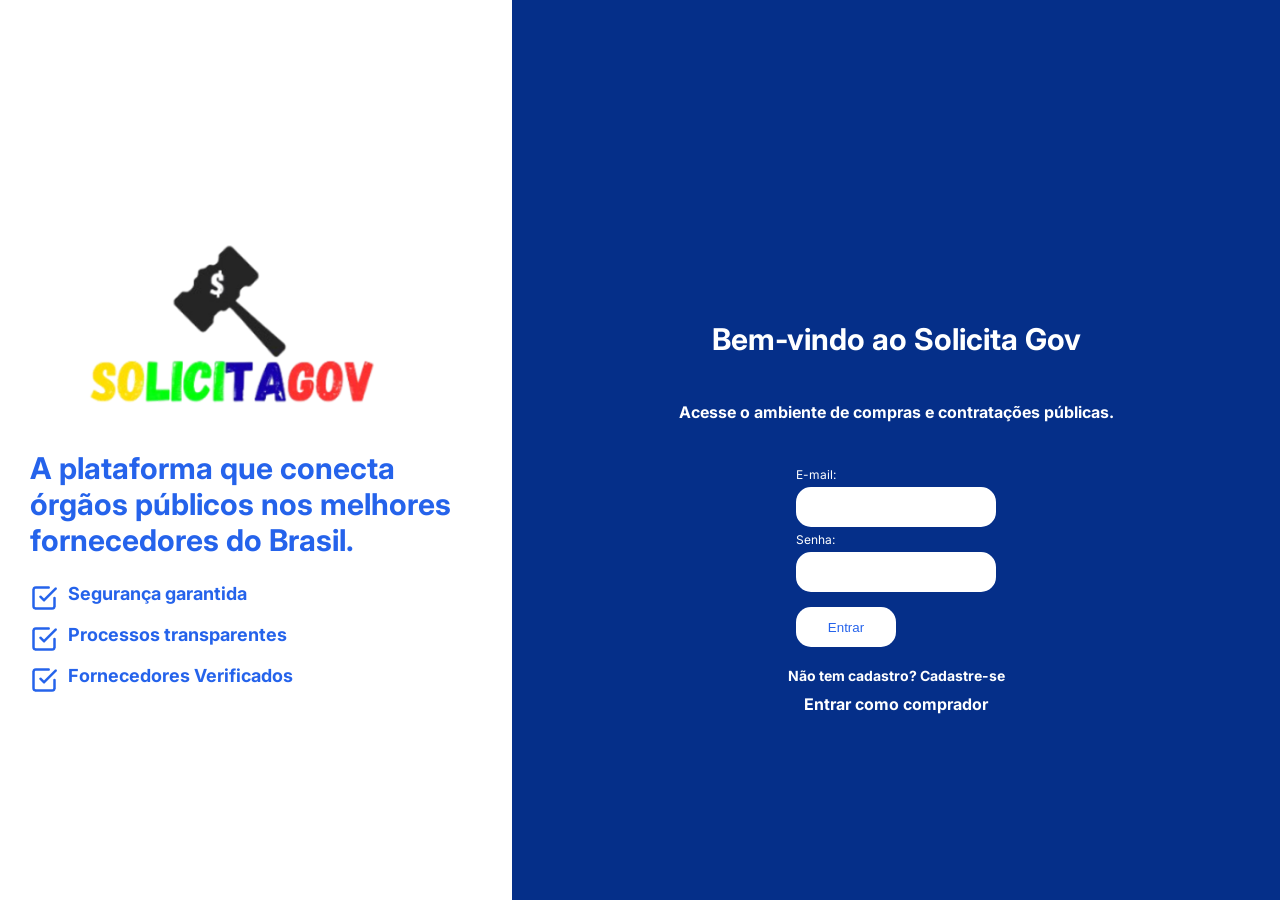
<file: index.html>
<!DOCTYPE html>
<html lang="pt-br">

<head>
<meta charset="UTF-8">
<link rel="stylesheet" href="style.css">
<link rel="preconnect" href="https://fonts.googleapis.com">

<link href="https://fonts.googleapis.com/css2?family=Inter:wght@400;500;600;700&family=Poppins:wght@600;700;800&display=swap" rel="stylesheet">

<title>SolicitaGov</title>
</head>

<body>
	<div class="tela-inicial">
	
		<div class="esquerda">
		
			<div class="logo">
				<img src="img/logo-solicitagov.png" alt="logo-solicitagov">
			</div>

			<h2>A plataforma que conecta órgãos públicos nos melhores fornecedores do Brasil.</h2>

			<div class="checks">
				<img src="img/check.png" alt="check">
				<h3>Segurança garantida</h3>
				<img src="img/check.png" alt="check">
				<h3>Processos transparentes</h3>
				<img src="img/check.png" alt="check">
				<h3>Fornecedores Verificados</h3>

			</div>

		</div>

		<div class="direita">
		
			<h1>Bem-vindo ao Solicita Gov</h1>
			<h4>Acesse o ambiente de compras e contratações públicas.</h4>

			<form action="principal.html" method="get" novalidate>

				<label for="email">E-mail:</label> 
				<input type="email" id="email" name="email"> 
				<label for="password">Senha:</label> 
				<input type="password" id="password" name="password">
				<button type="submit">Entrar</button>

			</form>

			<h3>
				Não tem cadastro? <span>Cadastre-se</span>
			</h3>
			<h4>Entrar como comprador</h4>
		
		</div>
	</div>

</body>
</html>
</file>
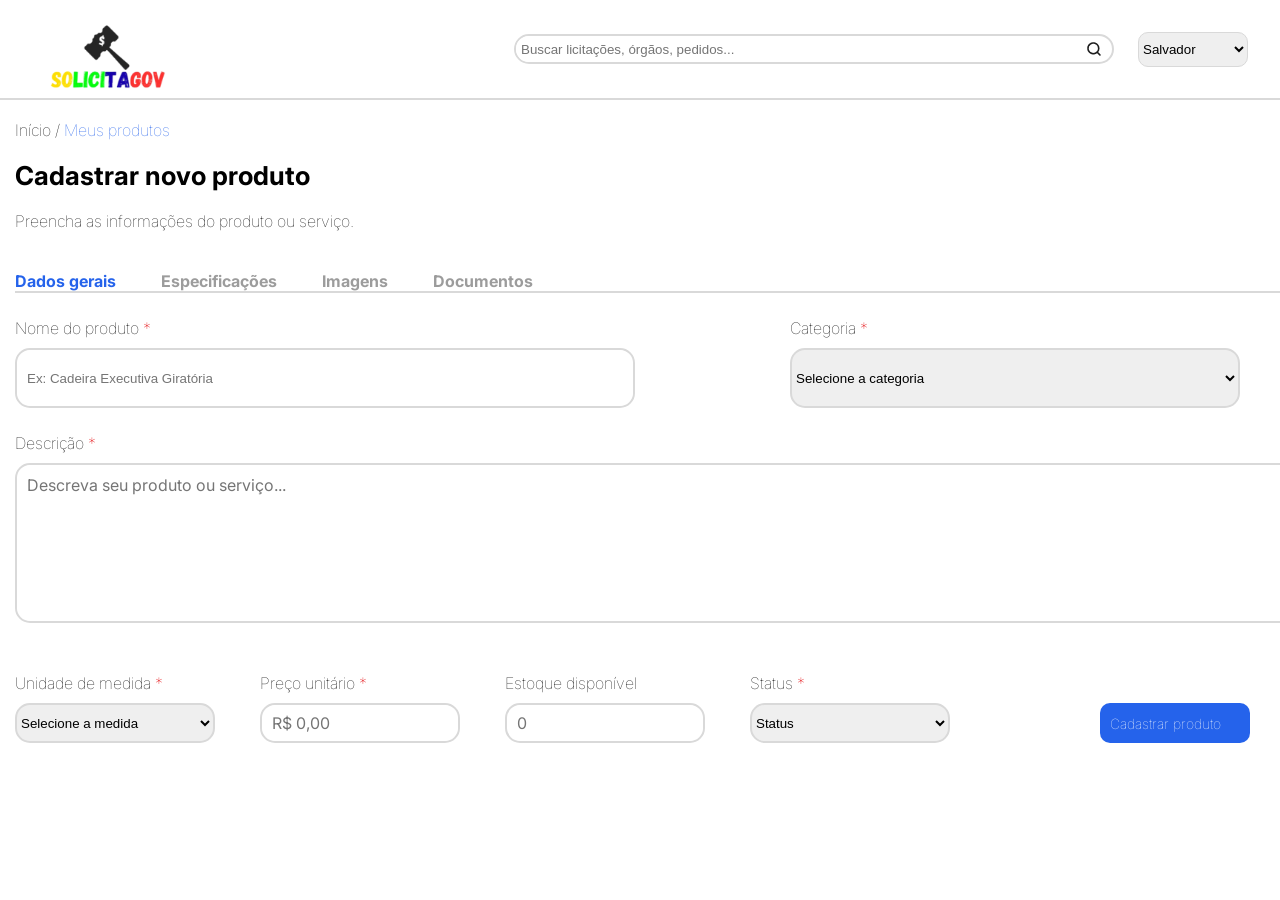
<file: cadastrar.html>
<!DOCTYPE html>
<html lang="pt-br">

<head>
    <meta charset="UTF-8">
    <link rel="stylesheet" href="cadastrar.css">
    <link rel="preconnect" href="https://fonts.googleapis.com">

    <link
        href="https://fonts.googleapis.com/css2?family=Inter:wght@400;500;600;700&family=Poppins:wght@600;700;800&display=swap"
        rel="stylesheet">

    <title>SolicitaGov</title>
</head>

<body>

    <header>

        <div class="logo_header">
            <img src="img/logo-solicitagov.png" alt="logo-solicitagov">
        </div>

        <div class="pesquisa">
            <input type="text" placeholder="Buscar licitações, órgãos, pedidos...">
            <img src="img/search_png.png" alt="lupa">
        </div>

        <select id="local" name="local">
            <option value="salvador">Salvador</option>
            <option value="lauro">Lauro de Freitas</option>
            <option value="candeias">Candeias</option>
            <option value="madrededeus">Madre de Deus</option>
            <option value="feira">Feira de Santana</option>
        </select>

    </header>

    <main>

        <div class="voltar-principal">
            <a href="principal.html">Início / <span class="span-voltar">Meus produtos</span></a>
        </div>

        <div class="titulo">
            <h1>Cadastrar novo produto</h1>
        </div>

        <div class="sub-titulo">
            <h3>Preencha as informações do produto ou serviço.</h3>
        </div>

        <nav>
            <a href="#"><span class="selecionado">Dados gerais</span></a>
            <a href="#">Especificações</a>
            <a href="#">Imagens</a>
            <a href="#">Documentos</a>
        </nav>

        <div class="sobre-produto">
            <div class="box-1">
                <h2>Nome do produto <span>*</span></h2>
                <div class="pesquisa-2">
                    <input type="text" placeholder="Ex: Cadeira Executiva Giratória">
                </div>
            </div>

            <div class="box-2">
                <h2>Categoria <span>*</span></h2>
                <select id="categoria" name="categoria">
                    <option value="selecione">Selecione a categoria</option>
                    <option value="informatica">Informática</option>
                    <option value="mobilia">Mobília</option>
                    <option value="escritorio">Escritório</option>
                    <option value="segurança">Segurança</option>
                </select>
            </div>
        </div>

        <div class="descricao-produto">
            <h2>Descrição <span>*</span></h2>
            <div class="descricao">
                <textarea placeholder="Descreva seu produto ou serviço..."></textarea>
            </div>
        </div>

        <div class="info-produto">
            <div class="info1">
                <h2>Unidade de medida <span>*</span></h2>
                <select class="select-medida">
                    <option value="selecione">Selecione a medida</option>
                    <option value="unidade">Unidade</option>
                    <option value="caixa">Caixa</option>
                    <option value="pacote">Pacote</option>
                    <option value="kg">Kg</option>
                    <option value="litro">Litro</option>
                    <option value="metro">Metro</option>
                    <option value="metro2">Metro²</option>
                    <option value="hora">Hora</option>
                    <option value="mes">Mês</option>
                    <option value="outro">Outro</option>
                </select>
            </div>

            <div class="info2">
                <h2>Preço unitário <span>*</span></h2>
                <div class="entrada-info">
                    <input type="text" placeholder="R$ 0,00">
                </div>
            </div>

            <div class="info3">
                <h2>Estoque disponível</h2>
                <div class="entrada-info">
                    <input type="text" placeholder="0">
                </div>
            </div>

            <div class="info4">
                <h2>Status <span>*</span></h2>
                <select class="select-medida">
                    <option value="status">Status</option>
                    <option value="ativo">Ativo</option>
                    <option value="pendente">Pendente</option>
                    <option value="inativo">Inativo</option>
                </select>
            </div>

            <div class="botao-cadastrar">
                <button><span>Cadastrar produto</span></button>
            </div>
        </div>

    </main>

</body>
</file>
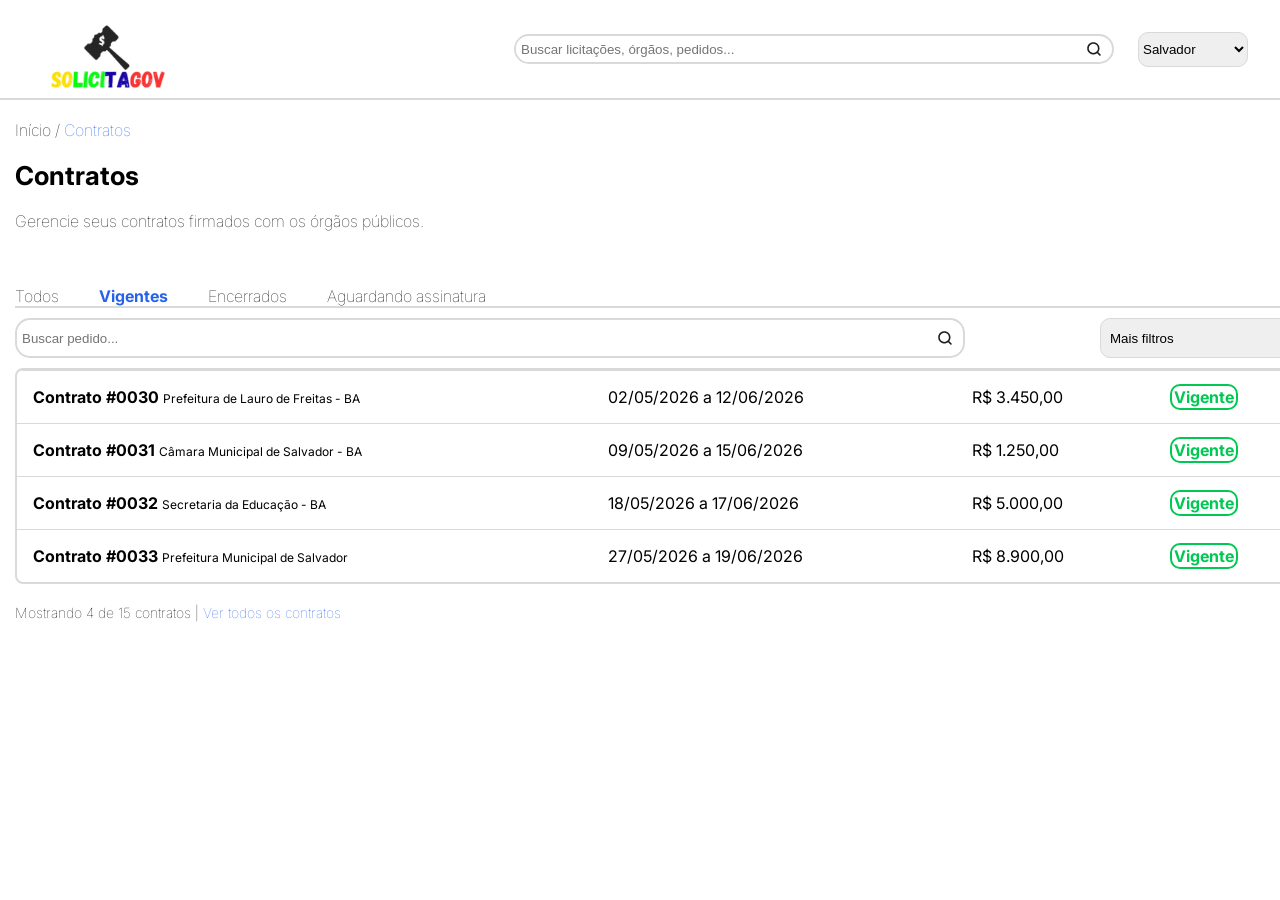
<file: contrato.html>
<!DOCTYPE html>
<html lang="pt-br">

<head>
	<meta charset="UTF-8">
	<link rel="stylesheet" href="contrato.css">
	<link rel="preconnect" href="https://fonts.googleapis.com">

	<link
		href="https://fonts.googleapis.com/css2?family=Inter:wght@400;500;600;700&family=Poppins:wght@600;700;800&display=swap"
		rel="stylesheet">


	<title>SolicitaGov</title>
</head>


<body>

	<header>

		<div class="logo_header">
			<img src="img/logo-solicitagov.png" alt="logo-solicitagov">
		</div>

		<div class="pesquisa">
			<input type="text" placeholder="Buscar licitações, órgãos, pedidos...">
			<img src="img/search_png.png" alt="lupa">
		</div>

		<select id="local" name="local">
			<option value="salvador">Salvador</option>
			<option value="lauro">Lauro de Freitas</option>
			<option value="candeias">Candeias</option>
			<option value="madrededeus">Madre de Deus</option>
			<option value="feira">Feira de Santana</option>
		</select>

	</header>

	<main>
		<div class="voltar-principal">
			<a href="principal.html">Início / <span class="span-voltar">Contratos</span></a>
		</div>
		<div class="titulo">
			<h1>Contratos</h1>
		</div>

		<div class="sub-titulo">
			<h3>Gerencie seus contratos firmados com os órgãos públicos.</h3>
		</div>

		<div class="contratos">

			<div class="barra-nav">
				<nav class="categorias">
					<a href="#">Todos</a>
					<a href="#"><span>Vigentes</span></a>
					<a href="#">Encerrados</a>
					<a href="#">Aguardando assinatura</a>
				</nav>
			</div>

			<div class="filtragem">
				<div class="pesquisa-2">
					<input type="text" placeholder="Buscar pedido...">
					<img src="img/search_png.png" alt="lupa">
				</div>

				<select id="filtros" name="filtros">
					<option value="mais filtros">Mais filtros</option>
					<option value="...">...</option>
					<option value="...">...</option>
				</select>
			</div>

			<div class="tab-principal">
				<table class="tabela">

					<tr>
						<td><strong>Contrato #0030</strong> <small>Prefeitura de Lauro de Freitas - BA</small></td>
						<td><span class="normal">02/05/2026 a 12/06/2026</span></td>
						<td><span class="normal">R$ 3.450,00</span></td>
						<td><span class="status-vigente">Vigente</span></td>
					</tr>

					<tr>
						<td><strong>Contrato #0031</strong> <small>Câmara Municipal de Salvador - BA</small></td>
						<td><span class="normal">09/05/2026 a 15/06/2026</span></td>
						<td><span class="normal">R$ 1.250,00</span></td>
						<td><span class="status-vigente">Vigente</span></td>
					</tr>

					<tr>
						<td><strong>Contrato #0032</strong> <small>Secretaria da Educação - BA</small></td>
						<td><span class="normal">18/05/2026 a 17/06/2026</span></td>
						<td><span class="normal">R$ 5.000,00</span></td>
						<td><span class="status-vigente">Vigente</span></td>
					</tr>

					<tr>
						<td><strong>Contrato #0033</strong> <small>Prefeitura Municipal de Salvador</small></td>
						<td><span class="normal">27/05/2026 a 19/06/2026</span></td>
						<td><span class="normal">R$ 8.900,00</span></td>
						<td><span class="status-vigente">Vigente</span></td>
					</tr>

				</table>
			</div>

			<div class="ver-todas">
				<span>Mostrando 4 de 15 contratos | </span>
				<a href="#">Ver todos os contratos</a>
			</div>

		</div>
	</main>

</body>

</html>
</file>
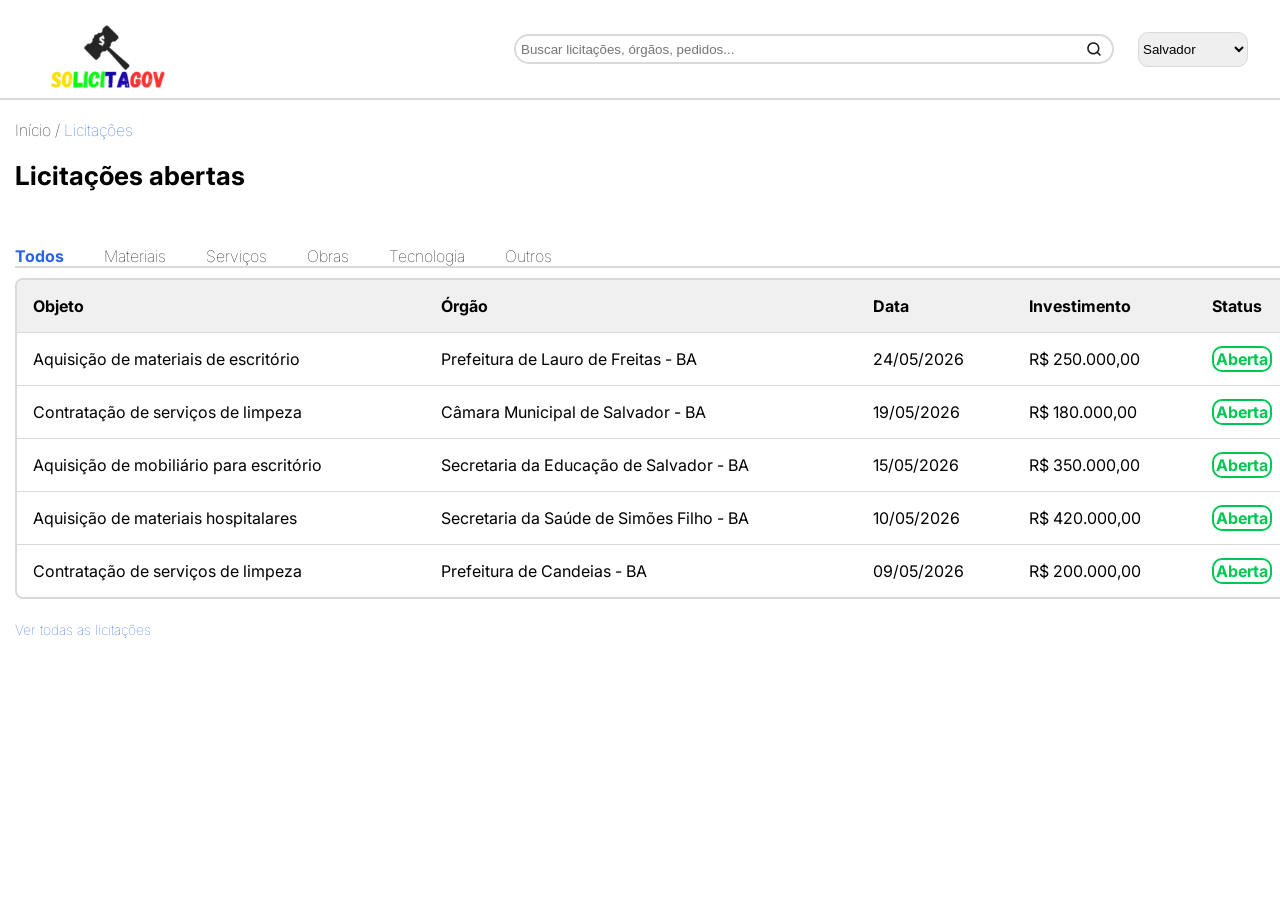
<file: licitacoes.html>
<!DOCTYPE html>
<html lang="pt-br">

<head>
	<meta charset="UTF-8">
	<link rel="stylesheet" href="licitacoes.css">
	<link rel="preconnect" href="https://fonts.googleapis.com">

	<link href="https://fonts.googleapis.com/css2?family=Inter:wght@400;500;600;700&family=Poppins:wght@600;700;800&display=swap" rel="stylesheet">

	<title>SolicitaGov</title>
</head>

<body>

	<header>

		<div class="logo_header">
			<img src="img/logo-solicitagov.png" alt="logo-solicitagov">
		</div>

		<div class="pesquisa">
			<input type="text" placeholder="Buscar licitações, órgãos, pedidos...">
			<img src="img/search_png.png" alt="lupa">
		</div>

		<select id="local" name="local">
			<option value="salvador">Salvador</option>
			<option value="lauro">Lauro de Freitas</option>
			<option value="candeias">Candeias</option>
			<option value="madrededeus">Madre de Deus</option>
			<option value="feira">Feira de Santana</option>
		</select>

	</header>

	<main>

		<div class="voltar-principal">
			<a href="principal.html">Início / <span class="span-voltar">Licitações</span></a>
		</div>

		<div class="titulo">
			<h1>Licitações abertas</h1>
		</div>

		<div class="licitacao">

			<div class="barra-nav">

				<nav class="categorias">
					<a href="#"><span>Todos</span></a>
					<a href="#">Materiais</a>
					<a href="#">Serviços</a>
					<a href="#">Obras</a>
					<a href="#">Tecnologia</a>
					<a href="#">Outros</a>
				</nav>

			</div>

			<div class="tab-principal">

				<table class="tabela">

					<tr>
						<th>Objeto</th>
						<th>Órgão</th>
						<th>Data</th>
						<th>Investimento</th>
						<th>Status</th>
					</tr>

					<tr>
						<td><span class="normal">Aquisição de materiais de escritório</span></td>
						<td><span class="normal">Prefeitura de Lauro de Freitas - BA</span></td>
						<td><span class="normal">24/05/2026</span></td>
						<td><span class="normal">R$ 250.000,00</span></td>
						<td><span class="status">Aberta</span></td>
					</tr>

					<tr>
						<td><span class="normal">Contratação de serviços de limpeza</span></td>
						<td><span class="normal">Câmara Municipal de Salvador - BA</span></td>
						<td><span class="normal">19/05/2026</span></td>
						<td><span class="normal">R$ 180.000,00</span></td>
						<td><span class="status">Aberta</span></td>
					</tr>

					<tr>
						<td><span class="normal">Aquisição de mobiliário para escritório</span></td>
						<td><span class="normal">Secretaria da Educação de Salvador - BA</span></td>
						<td><span class="normal">15/05/2026</span></td>
						<td><span class="normal">R$ 350.000,00</span></td>
						<td><span class="status">Aberta</span></td>
					</tr>

					<tr>
						<td><span class="normal">Aquisição de materiais hospitalares</span></td>
						<td><span class="normal">Secretaria da Saúde de Simões Filho - BA</span></td>
						<td><span class="normal">10/05/2026</span></td>
						<td><span class="normal">R$ 420.000,00</span></td>
						<td><span class="status">Aberta</span></td>
					</tr>

					<tr>
						<td><span class="normal">Contratação de serviços de limpeza</span></td>
						<td><span class="normal">Prefeitura de Candeias - BA</span></td>
						<td><span class="normal">09/05/2026</span></td>
						<td><span class="normal">R$ 200.000,00</span></td>
						<td><span class="status">Aberta</span></td>
					</tr>

				</table>

			</div>

			<div class="ver-todas">
				<a href="#">Ver todas as licitações</a>
			</div>

		</div>

	</main>

</body>

</html>
</file>
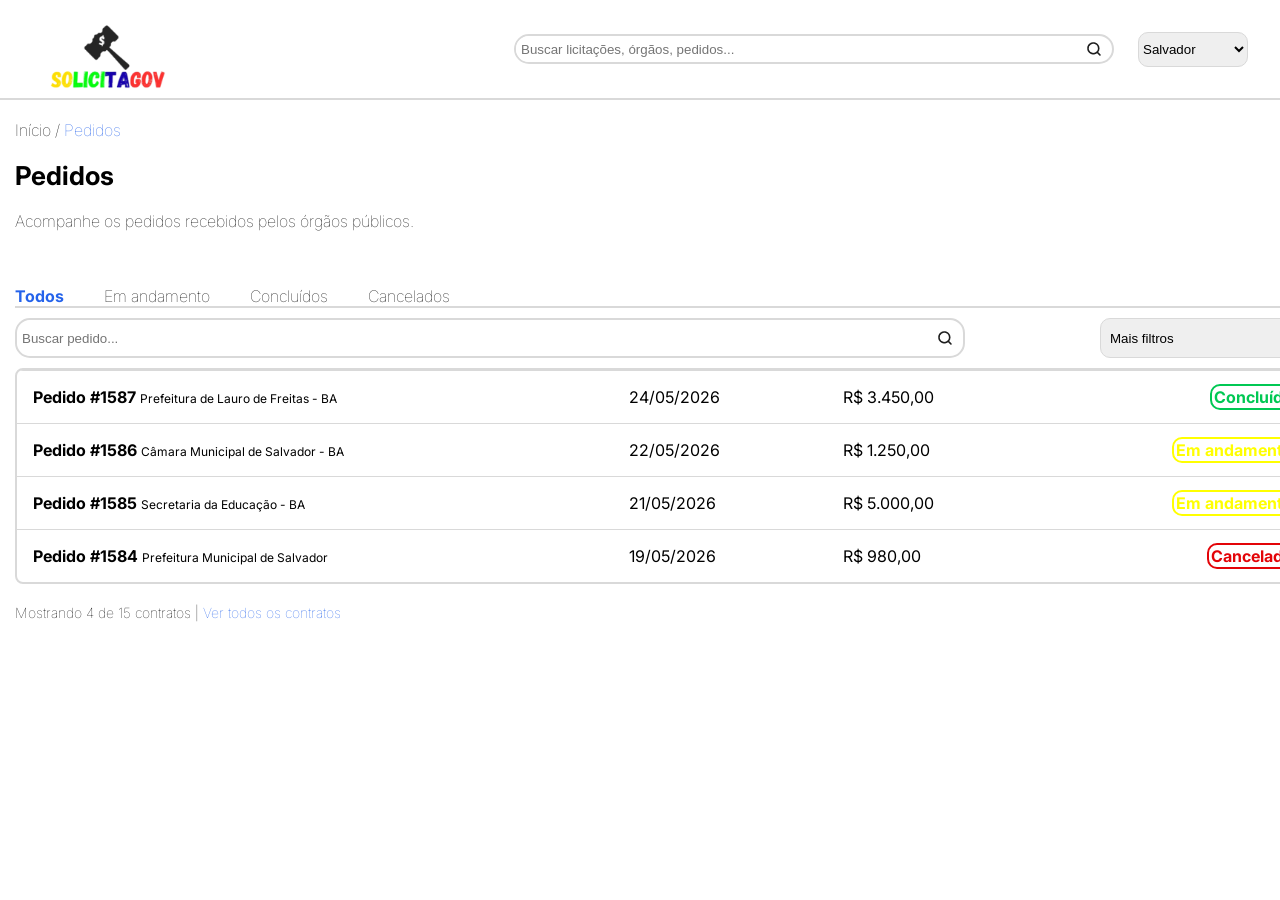
<file: pedidos.html>
<!DOCTYPE html>
<html lang="pt-br">

<head>
	<meta charset="UTF-8">
	<link rel="stylesheet" href="pedidos.css">
	<link rel="preconnect" href="https://fonts.googleapis.com">

	<link href="https://fonts.googleapis.com/css2?family=Inter:wght@400;500;600;700&family=Poppins:wght@600;700;800&display=swap" rel="stylesheet">

	<title>SolicitaGov</title>
</head>


<body>

	<header>

		<div class="logo_header">
			<img src="img/logo-solicitagov.png" alt="logo-solicitagov">
		</div>

		<div class="pesquisa">
			<input type="text" placeholder="Buscar licitações, órgãos, pedidos...">
			<img src="img/search_png.png" alt="lupa">
		</div>

		<select id="local" name="local">
			<option value="salvador">Salvador</option>
			<option value="lauro">Lauro de Freitas</option>
			<option value="candeias">Candeias</option>
			<option value="madrededeus">Madre de Deus</option>
			<option value="feira">Feira de Santana</option>
		</select>

	</header>

	<main>

		<div class="voltar-principal">
			<a href="principal.html">Início / <span class="span-voltar">Pedidos</span></a>
		</div>

		<div class="titulo">
			<h1>Pedidos</h1>
		</div>

		<div class="sub-titulo">
			<h3>Acompanhe os pedidos recebidos pelos órgãos públicos.</h3>
		</div>

		<div class="pedidos">

			<div class="barra-nav">
				<nav class="categorias">
					<a href="#"><span>Todos</span></a>
					<a href="#">Em andamento</a>
					<a href="#">Concluídos</a>
					<a href="#">Cancelados</a>
				</nav>
			</div>

			<div class="filtragem">
				<div class="pesquisa-2">
					<input type="text" placeholder="Buscar pedido...">
					<img src="img/search_png.png" alt="lupa">
				</div>

				<select id="filtros" name="filtros">
					<option value="mais filtros">Mais filtros</option>
					<option value="...">...</option>
					<option value="...">...</option>
				</select>
			</div>

			<div class="tab-principal">
				<table class="tabela">

					<tr>
						<td><strong>Pedido #1587</strong> <small>Prefeitura de Lauro de Freitas - BA</small></td>
						<td><span class="normal">24/05/2026</span></td>
						<td><span class="normal">R$ 3.450,00</span></td>
						<td><span class="status-concluido">Concluído</span></td>
					</tr>

					<tr>
						<td><strong>Pedido #1586</strong> <small>Câmara Municipal de Salvador - BA</small></td>
						<td><span class="normal">22/05/2026</span></td>
						<td><span class="normal">R$ 1.250,00</span></td>
						<td><span class="status-andamento">Em andamento</span></td>
					</tr>

					<tr>
						<td><strong>Pedido #1585</strong> <small>Secretaria da Educação - BA</small></td>
						<td><span class="normal">21/05/2026</span></td>
						<td><span class="normal">R$ 5.000,00</span></td>
						<td><span class="status-andamento">Em andamento</span></td>
					</tr>

					<tr>
						<td><strong>Pedido #1584</strong> <small>Prefeitura Municipal de Salvador</small></td>
						<td><span class="normal">19/05/2026</span></td>
						<td><span class="normal">R$ 980,00</span></td>
						<td><span class="status-cancelado">Cancelado</span></td>
					</tr>

				</table>
			</div>

			<div class="ver-todas">
				<span>Mostrando 4 de 15 contratos | </span>
				<a href="#">Ver todos os contratos</a>
			</div>

		</div>

	</main>

</body>

</html>
</file>
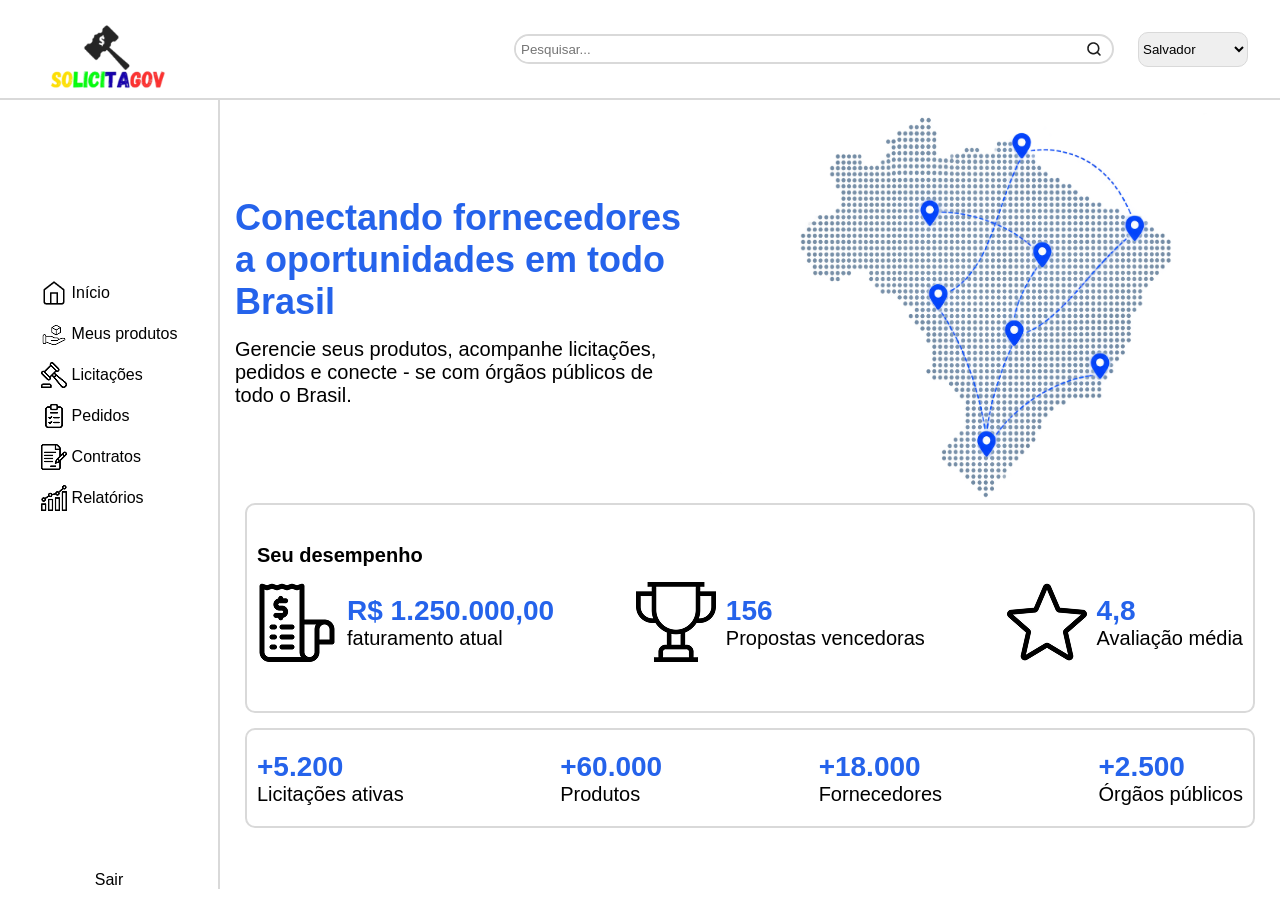
<file: principal.html>
<!DOCTYPE html>
<html lang="pt-br">

<head>
	<meta charset="UTF-8">
	<link rel="stylesheet" href="principal.css">

	<title>SolicitaGov</title>
</head>

<body>

	<header>

		<div class="logo_header">
			<img src="img/logo-solicitagov.png" alt="logo-solicitagov">
		</div>

		<div class="pesquisa">
			<input type="text" placeholder="Pesquisar...">
			<img src="img/search_png.png" alt="lupa">
		</div>

		<select id="local" name="local">
			<option value="salvador">Salvador</option>
			<option value="lauro">Lauro de Freitas</option>
			<option value="candeias">Candeias</option>
			<option value="madrededeus">Madre de Deus</option>
			<option value="feira">Feira de Santana</option>
		</select>

	</header>

	<aside>

		<nav>

			<a href="principal.html">
				<img src="img/Home.png" alt="home">
				<span>Início</span>
			</a>

			<a href="produtos.html">
				<img src="img/produtos_img.png" alt="produtos">
				<span>Meus produtos</span>
			</a>

			<a href="licitacoes.html">
				<img src="img/licitações_img.png" alt="licitacoes">
				<span>Licitações</span>
			</a>

			<a href="pedidos.html">
				<img src="img/pedidos_img.png" alt="pedidos">
				<span>Pedidos</span>
			</a>

			<a href="contrato.html">
				<img src="img/contratos_img.png" alt="contratos">
				<span>Contratos</span>
			</a>

			<a href="relatorio.html">
				<img src="img/relatórios_img.png" alt="relatorios">
				<span>Relatórios</span>
			</a>
		</nav>

		<nav class="sair">
			<a href="index.html">Sair</a>
		</nav>

	</aside>

	<main>
		<div class="sobre">

			<div class="sobre-img">
				<img src="img/mapa_img.png" alt="mapa">
			</div>

			<div class="sobre-conteudo">
				<h1>Conectando fornecedores a oportunidades em todo Brasil</h1>
				<h3>Gerencie seus produtos, acompanhe licitações, pedidos e conecte - se com órgãos públicos de todo o
					Brasil.
				</h3>
			</div>

		</div>

		<div class="desempenho">

			<h3>Seu desempenho</h3>

			<div class="cards">
				<div class="card1">
					<img src="img/estrela_img.png" alt="estrela">
					<div class="card1-texto">
						<h2>4,8</h2>
						<h4>Avaliação média</h4>
					</div>
				</div>

				<div class="card2">
					<img src="img/trofeu_img.png" alt="trofeu">
					<div class="card2-texto">
						<h2>156</h2>
						<h4>Propostas vencedoras</h4>
					</div>
				</div>

				<div class="card3">
					<img src="img/faturamento_img.png" alt="faturamento">
					<div class="card3-texto">
						<h2>R$ 1.250.000,00</h2>
						<h4>faturamento atual</h4>
					</div>
				</div>
			</div>
		</div>

		<div class="info">
			<div class="infos">
				<div class="info1">
					<h2>+2.500</h2>
					<h4>Órgãos públicos</h4>
				</div>

				<div class="info2">
					<h2>+18.000</h2>
					<h4>Fornecedores</h4>
				</div>

				<div class="info3">
					<h2>+60.000</h2>
					<h4>Produtos</h4>
				</div>

				<div class="info4">
					<h2>+5.200</h2>
					<h4>Licitações ativas</h4>
				</div>
			</div>
		</div>
	</main>

</body>

</html>
</file>
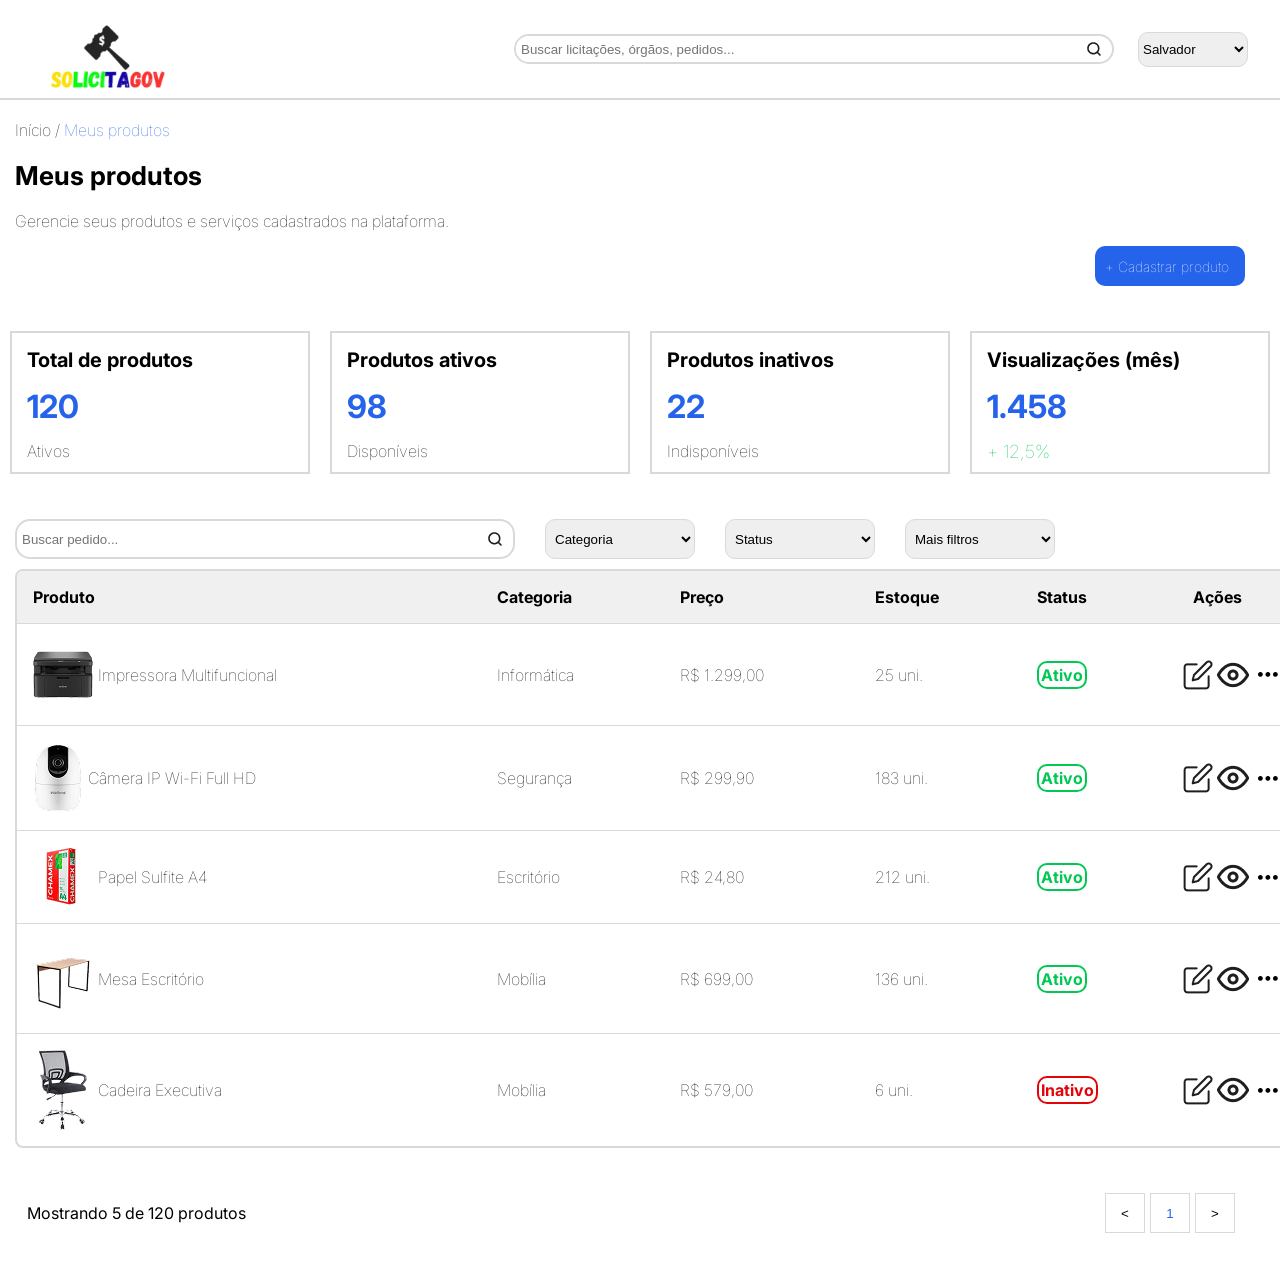
<file: produtos.html>
<!DOCTYPE html>
<html lang="pt-br">

<head>
    <meta charset="UTF-8">
    <link rel="stylesheet" href="produtos.css">
    <link rel="preconnect" href="https://fonts.googleapis.com">

    <link
        href="https://fonts.googleapis.com/css2?family=Inter:wght@400;500;600;700&family=Poppins:wght@600;700;800&display=swap"
        rel="stylesheet">

    <title>SolicitaGov</title>
</head>

<body>
    <header>

        <div class="logo_header">
            <img src="img/logo-solicitagov.png" alt="logo-solicitagov">
        </div>

        <div class="pesquisa">
            <input type="text" placeholder="Buscar licitações, órgãos, pedidos...">
            <img src="img/search_png.png" alt="lupa">
        </div>

        <select id="local" name="local">
            <option value="salvador">Salvador</option>
            <option value="lauro">Lauro de Freitas</option>
            <option value="candeias">Candeias</option>
            <option value="madrededeus">Madre de Deus</option>
            <option value="feira">Feira de Santana</option>
        </select>

    </header>

    <main>
        <div class="voltar-principal">
            <a href="principal.html">Início / <span class="span-voltar">Meus produtos</span></a>
        </div>

        <div class="titulo">
            <h1>Meus produtos</h1>
        </div>

        <div class="sub-titulo">
            <h3>Gerencie seus produtos e serviços cadastrados na plataforma.</h3>
        </div>

        <div class="periodos">
            <div class="botao-cadastrar">
                <button>
                    <a href="cadastrar.html">+ Cadastrar produto</a>
                </button>
            </div>
        </div>

        <div class="cards">
            <div class="card-1">
                <h2>Total de produtos</h2>
                <h1>120</h1>
                <span class="normal">Ativos</span>
            </div>
            <div class="card-2">
                <h2>Produtos ativos</h2>
                <h1>98</h1>
                <span class="normal">Disponíveis</span>
            </div>
            <div class="card-3">
                <h2>Produtos inativos</h2>
                <h1>22</h1>
                <span class="normal">Indisponíveis</span>
            </div>
            <div class="card-4">
                <h2>Visualizações (mês)</h2>
                <h1>1.458</h1>
                <span class="positivo">+ 12,5%</span>
            </div>
        </div>

        <div class="filtros">
            <div class="pesquisa-2">
                <input type="text" placeholder="Buscar pedido...">
                <img src="img/search_png.png" alt="lupa">
            </div>

            <select id="filtros" name="filtros">
                <option value="categoria">Categoria</option>
                <option value="informatica">Informática</option>
                <option value="escritório">Escritório</option>
                <option value="seguranca">Segurança</option>
            </select>

            <select id="filtros" name="filtros">
                <option value="status">Status</option>
                <option value="ativo">Ativo</option>
                <option value="andamento">Em andamento</option>
                <option value="encerrado">Encerrado</option>
            </select>

            <select id="filtros" name="filtros">
                <option value="mais filtros">Mais filtros</option>
                <option value="...">...</option>
                <option value="...">...</option>
                <option value="...">...</option>
            </select>
        </div>

        <div class="tab-principal">

            <table class="tabela">

                <tr>
                    <th>Produto</th>
                    <th>Categoria</th>
                    <th>Preço</th>
                    <th>Estoque</th>
                    <th>Status</th>
                    <th>Ações</th>
                </tr>

                <tr>
                    <td>
                        <div class="produtos">
                            <img src="img/impressora.png" alt="impressora">
                            <span class="normal">Impressora Multifuncional</span>
                        </div>
                    </td>
                    <td><span class="normal">Informática</span></td>
                    <td><span class="normal">R$ 1.299,00</span></td>
                    <td><span class="normal">25 uni.</span></td>
                    <td><span class="status-ativo">Ativo</span></td>
                    <td>
                        <div class="acoes">
                            <button class="icones"><img src="img/edit.png" alt="edit"></button>
                            <button class="icones"><img src="img/eye.png" alt="eye"></button>
                            <button class="icones"><img src="img/mais.png" alt="mais"></button>
                        </div>
                    </td>
                </tr>

                <tr>
                    <td>
                        <div class="produtos">
                            <img src="img/câmera_img.png" alt="camera">
                            <span class="normal">Câmera IP Wi-Fi Full HD</span>
                        </div>
                    </td>
                    <td><span class="normal">Segurança</span></td>
                    <td><span class="normal">R$ 299,90</span></td>
                    <td><span class="normal">183 uni.</span></td>
                    <td><span class="status-ativo">Ativo</span></td>
                    <td>
                        <div class="acoes">
                            <button class="icones"><img src="img/edit.png" alt="edit"></button>
                            <button class="icones"><img src="img/eye.png" alt="eye"></button>
                            <button class="icones"><img src="img/mais.png" alt="mais"></button>
                        </div>
                    </td>
                </tr>

                <tr>
                    <td>
                        <div class="produtos">
                            <img src="img/papel_a4.png" alt="papel">
                            <span class="normal">Papel Sulfite A4</span>
                        </div>
                    </td>
                    <td><span class="normal">Escritório</span></td>
                    <td><span class="normal">R$ 24,80</span></td>
                    <td><span class="normal">212 uni.</span></td>
                    <td><span class="status-ativo">Ativo</span></td>
                    <td>
                        <div class="acoes">
                            <button class="icones"><img src="img/edit.png" alt="edit"></button>
                            <button class="icones"><img src="img/eye.png" alt="eye"></button>
                            <button class="icones"><img src="img/mais.png" alt="mais"></button>
                        </div>
                    </td>
                </tr>

                <tr>
                    <td>
                        <div class="produtos">
                            <img src="img/mesa_img.png" alt="mesa">
                            <span class="normal">Mesa Escritório</span>
                        </div>
                    </td>
                    <td><span class="normal">Mobília</span></td>
                    <td><span class="normal">R$ 699,00</span></td>
                    <td><span class="normal">136 uni.</span></td>
                    <td><span class="status-ativo">Ativo</span></td>
                    <td>
                        <div class="acoes">
                            <button class="icones"><img src="img/edit.png" alt="edit"></button>
                            <button class="icones"><img src="img/eye.png" alt="eye"></button>
                            <button class="icones"><img src="img/mais.png" alt="mais"></button>
                        </div>
                    </td>
                </tr>

                <tr>
                    <td>
                        <div class="produtos">
                            <img src="img/cadeira_escritorio.png" alt="cadeira">
                            <span class="normal">Cadeira Executiva</span>
                        </div>
                    </td>
                    <td><span class="normal">Mobília</span></td>
                    <td><span class="normal">R$ 579,00</span></td>
                    <td><span class="normal">6 uni.</span></td>
                    <td><span class="status-inativo">Inativo</span></td>
                    <td>
                        <div class="acoes">
                            <button class="icones"><img src="img/edit.png" alt="edit"></button>
                            <button class="icones"><img src="img/eye.png" alt="eye"></button>
                            <button class="icones"><img src="img/mais.png" alt="mais"></button>
                        </div>
                    </td>

                </tr>

            </table>

        </div>

        <div class="mostar-todas">
            <span>Mostrando 5 de 120 produtos</span>
            <button class="sentido"><</button>
            <button class="num-pag">1</button>
            <button class="sentido">></button>
        </div>

    </main>
</body>
</file>
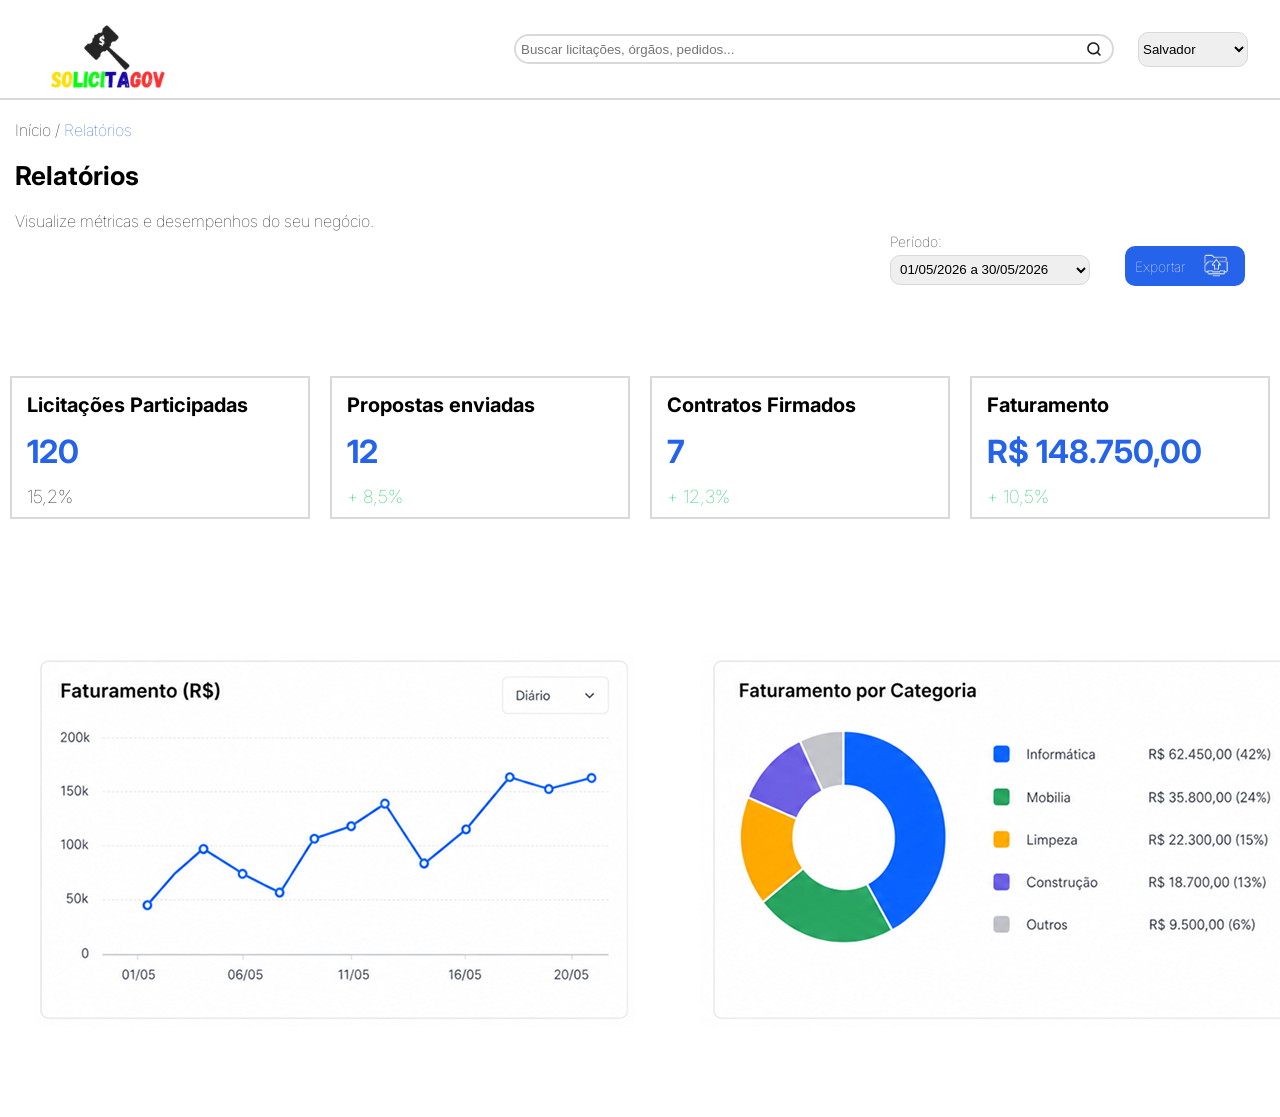
<file: relatorio.html>
<!DOCTYPE html>
<html lang="pt-br">

<head>
	<meta charset="UTF-8">
	<link rel="stylesheet" href="relatorio.css">
	<link rel="preconnect" href="https://fonts.googleapis.com">

	<link href="https://fonts.googleapis.com/css2?family=Inter:wght@400;500;600;700&family=Poppins:wght@600;700;800&display=swap" rel="stylesheet">

	<title>SolicitaGov</title>
</head>


<body>

	<header>

		<div class="logo_header">
			<img src="img/logo-solicitagov.png" alt="logo-solicitagov">
		</div>

		<div class="pesquisa">
			<input type="text" placeholder="Buscar licitações, órgãos, pedidos...">
			<img src="img/search_png.png" alt="lupa">
		</div>

		<select id="local" name="local">
			<option value="salvador">Salvador</option>
			<option value="lauro">Lauro de Freitas</option>
			<option value="candeias">Candeias</option>
			<option value="madrededeus">Madre de Deus</option>
			<option value="feira">Feira de Santana</option>
		</select>

	</header>

	<main>

		<div class="voltar-principal">
			<a href="principal.html">Início / <span class="span-voltar">Relatórios</span></a>
		</div>

		<div class="titulo">
			<h1>Relatórios</h1>
		</div>

		<div class="sub-titulo">
			<h3>Visualize métricas e desempenhos do seu negócio.</h3>
		</div>

		<div class="periodos">
			<div class="box-periodo">
				<span>Período:</span>
				<select id="periodo" name="periodo">
					<option value="data1">01/05/2026 a 30/05/2026</option>
					<option value="data2">01/06/2026 a 30/06/2026</option>
					<option value="data3">01/07/2026 a 30/07/2026</option>
					<option value="data4">01/08/2026 a 30/08/2026</option>
					<option value="data5">01/09/2026 a 30/09/2026</option>
				</select>
			</div>

			<div class="botao-exportar">
				<button>
					<span>Exportar</span>
					<img src="img/exportar_img.png" alt="exportar_img">
				</button>
			</div>
		</div>

		<div class="cards">
			<div class="card-1">
				<h2>Licitações Participadas</h2>
				<h1>120</h1>
				<span class="normal">15,2%</span>
			</div>
			<div class="card-2">
				<h2>Propostas enviadas</h2>
				<h1>12</h1>
				<span class="positivo">+ 8,5%</span>
			</div>
			<div class="card-3">
				<h2>Contratos Firmados</h2>
				<h1>7</h1>
				<span class="positivo">+ 12,3%</span>
			</div>
			<div class="card-4">
				<h2>Faturamento</h2>
				<h1>R$ 148.750,00</h1>
				<span class="positivo">+ 10,5%</span>
			</div>
		</div>

		<div class="graficos">
			<img src="img/faturamento_R$.png" alt="faturamento1">
			<img src="img/faturamento_categoria.png" alt="faturamento2">
		</div>
	</main>

</body>

</html>
</file>
<file: style.css>
@charset "UTF-8";

*{
    margin: 0;
    padding: 0;
    box-sizing: border-box;
}

body{
 	background-color: #000000;
    height: 100%;

    display: flex;
    justify-content: center;
    align-items: center;
}

.tela-inicial{
	width: 100%;
    height: 100vh;
	
    display: flex;
}

.direita{
    width: 60%;
    background-color: #052F89;

    display: flex;
    flex-direction: column;
    justify-content: center;
    align-items: center;
}

.esquerda{
	width: 40%;
	background-color: #ffffff;
	
	display: flex;
    flex-direction: column;
    justify-content: center;

    padding-left: 30px;
}

.logo{
	width: 400px;
	height: 200px;
}

.logo img{
	width: 100%;
	height: 100%;
	object-fit: contain;
}

.esquerda h2{
    width: 450px;
    margin-top: 5vh;
    color: #2563EB;
    
    font-size: 30px;
    text-align: left;
    font-family: 'Inter', sans-serif;
}

.checks img{
	width: 28px;
	height: 28px;
}

.checks {
    margin-top: 25px;
	display: grid;
    grid-template-columns: auto 1fr;
	align-items: center;
    column-gap: 10px;
    row-gap: 10px;
}

.checks h3 {
    color: #2563EB;
    margin-bottom: 10px;
    
    font-size: 18px;
    font-family: 'Inter', sans-serif;
    
}

.direita h1 {
	width: 400px;
	margin-bottom: 5vh;
	margin-top: 20vh;
	color: #ffffff;
	
	font-size: 30px;
	text-align: center;
	font-family: 'Inter', sans-serif;
	font-weight: bold;
}

.direita h4 {
	color: #ffffff;
	margin-bottom: 5vh;
	
	font-size: 16px;
	font-family: 'Inter', sans-serif;
}

.direita form {
	margin-bottom: 10px;
	display: flex;
    flex-direction: column;
    justify-content: center;
	row-gap: 5px;
}

.direita form label {
	color: #ffffff;
	font-size: 12px;
	font-family: 'Inter', sans-serif;
}

.direita form input {
	width: 200px;
	height: 40px;
	border: 2px solid #ffffff;
	border-radius: 15px;
}

.direita form button {
	width: 100px;
    height: 40px;
    border-radius: 15px;
    border-style: none;
	
	background-color: #ffffff;
	color: #2563EB;
	margin-top: 10px;
	margin-bottom: 10px;
}

.direita h3 {
	color: #ffffff;
	margin-bottom: 10px;
	
	font-size: 14px;
	font-family: 'Inter', sans-serif;
}
</file>
<file: cadastrar.css>
@charset "UTF-8";

* {
    margin: 0;
    padding: 0;
    box-sizing: border-box;
}

body {
    font-family: 'Inter', sans-serif;
    color: #000000;
    background-color: #ffffff;
}

header {
    grid-column: 1 / -1;

    display: flex;
    align-items: center;
    gap: 24px;

    height: 100px;
    padding: 0 32px;

    background-color: #ffffff;
    border-bottom: 2px solid #d9d9d9;

}

.logo_header {
    width: 150px;
    height: 80px;

    display: flex;
    justify-content: center;
    flex-shrink: 0;
}

.pesquisa {
    width: 600px;
    height: 30px;

    display: flex;
    align-items: center;
    border: 2px solid #d9d9d9;
    border-radius: 15px;

    margin-left: auto
}

.pesquisa input {
    width: 100%;
    height: 100%;

    border-radius: 15px;
    padding-left: 5px;

    border: none;
    outline: none;
}

.pesquisa img {
    padding-right: 10px;
}

header select {
    width: 110px;
    height: 35px;
    border-radius: 10px;
    border-color: #d9d9d9;
}

header select option {
    font-family: 'Inter', sans-serif;
    color: #000000;
}

main {
    flex-direction: column;
    justify-content: center;
    align-items: center;
}

.voltar-principal {
    margin-top: 20px;
    margin-left: 15px;
}

.voltar-principal a {
    font-family: 'Inter', sans-serif;
    font-weight: lighter;
    font-size: 16px;
    color: #000000;
    text-decoration: none;
}

.span-voltar {
    font-family: 'Inter', sans-serif;
    font-weight: lighter;
    font-size: 16px;
    color: #2563EB;
}

.titulo {
    margin-top: 20px;
    margin-left: 15px;
    width: 350px;
}

.titulo h1 {
    font-family: 'Inter', sans-serif;
    font-weight: bold;
    font-size: 26px;
    color: #000000;
}

.sub-titulo {
    margin-top: 20px;
    margin-left: 15px;
    width: 500px;
}

.sub-titulo h3 {
    font-family: 'Inter', sans-serif;
    font-weight: lighter;
    font-size: 16px;
    color: #000000;
}

main nav {
    width: 1300px;
    border-bottom: 2px solid #d9d9d9;
    margin-left: 15px;
    padding-top: 40px;

    display: flex;
    gap: 45px;
}

main nav a {
    font-family: 'Inter', sans-serif;
    font-weight: bold;
    font-size: 16px;
    color: #9c9c9c;
    text-decoration: none;
}

.selecionado {
    font-family: 'Inter', sans-serif;
    font-weight: bold;
    font-size: 16px;
    color: #2563EB;
    text-decoration: none;
}

.sobre-produto {
    display: flex;
    justify-content: space-between;
    align-items: center;
    padding-top: 25px;
    padding-left: 15px;
    padding-right: 40px;
}

.sobre-produto h2 {
    font-family: 'Inter', sans-serif;
    font-weight: lighter;
    font-size: 16px;
    color: #000000;
}

.sobre-produto span {
    font-family: 'Inter', sans-serif;
    font-weight: lighter;
    font-size: 16px;
    color: #E30408;
}

.pesquisa-2 {
    width: 620px;
    height: 60px;
    display: flex;
    align-items: center;
    border: 2px solid #d9d9d9;
    border-radius: 15px;

    margin-top: 10px;
    margin-left: auto;
}

.pesquisa-2 input {
    width: 100%;
    height: 100%;

    border-radius: 15px;
    padding-left: 10px;

    border: none;
    outline: none;
}

main select {
    width: 450px;
    height: 60px;
    border: 2px solid #d9d9d9;
    border-radius: 15px;
    border-color: #d9d9d9;

    margin-top: 10px;
}

main select option {
    font-family: 'Inter', sans-serif;
    color: #000000;
    padding-left: 10px;
}

.descricao-produto {
    display: flex;
    flex-direction: column;
    justify-content: left;
    align-items: left;
    padding-top: 25px;
    padding-left: 15px;
    padding-right: 40px;
}


.descricao-produto h2 {
    font-family: 'Inter', sans-serif;
    font-weight: lighter;
    font-size: 16px;
    color: #000000;
}

.descricao-produto span {
    font-family: 'Inter', sans-serif;
    font-weight: lighter;
    font-size: 16px;
    color: #E30408;
}

.descricao {
    width: 1300px;
    height: 160px;
    display: flex;
    border: 2px solid #d9d9d9;
    border-radius: 15px;

    margin-top: 10px;
}

.descricao textarea {
    width: 100%;
    height: 100%;

    border-radius: 15px;
    padding: 10px;

    border: none;
    outline: none;
    resize: none;
    font-family: inherit;
    font-size: inherit;
}

.info-produto {
    display: flex;
    flex-direction: row;
    align-items: center;
    gap: 45px;

    padding-left: 15px;
    padding-top: 50px;
    padding-bottom: 70px;
}

.info-produto h2 {
    font-family: 'Inter', sans-serif;
    font-weight: lighter;
    font-size: 16px;
    color: #000000;
}

.info-produto span {
    font-family: 'Inter', sans-serif;
    font-weight: lighter;
    font-size: 16px;
    color: #E30408;
}

.select-medida {
    width: 200px;
    height: 40px;
    border: 2px solid #d9d9d9;
    border-radius: 15px;
    border-color: #d9d9d9;

    margin-top: 10px;
}

.entrada-info {
    width: 200px;
    height: 40px;
    display: flex;
    border: 2px solid #d9d9d9;
    border-radius: 15px;

    margin-top: 10px;
}

.entrada-info input {
    width: 100%;
    height: 100%;

    border-radius: 15px;
    padding: 10px;

    border: none;
    outline: none;
    resize: none;
    font-family: inherit;
    font-size: inherit;
}

.botao-cadastrar {
    width: 100%;
    display: flex;
    align-items: center;
    justify-content: flex-end;
    padding-top: 30px;
    padding-right: 30px;
}

.botao-cadastrar button {
    width: 150px;
    height: 40px;
    border-radius: 10px;
    border: none;
    background-color: #2563EB;

    display: flex;
    align-items: center;
    align-content: center;

    cursor: pointer;
}

.botao-cadastrar button span {
    font-family: 'Inter', sans-serif;
    font-weight: lighter;
    font-size: 14px;
    color: #ffffff;

    margin-left: 10px;
    text-decoration: none;
}
</file>
<file: contrato.css>
@charset "UTF-8";

* {
    margin: 0;
    padding: 0;
    box-sizing: border-box;
}

header {
    grid-column: 1 / -1;

    display: flex;
    align-items: center;
    gap: 24px;
    
    height: 100px;
    padding: 0 32px;

    background-color: #ffffff;
    border-bottom: 2px solid #d9d9d9;

}

.logo_header {
    width: 150px;
    height: 80px;

    display: flex;
    justify-content: center;
    flex-shrink: 0;
}

.pesquisa {
    width: 600px;
    height: 30px;

    display: flex;
    align-items: center;
    border: 2px solid #d9d9d9;
    border-radius: 15px;

    margin-left: auto
}

.pesquisa input {
    width: 100%;
    height: 100%;

    border-radius: 15px;
    padding-left: 5px;

    border: none;
    outline: none;
}

.pesquisa img {
    padding-right: 10px;
}

header select {
    width: 110px;
    height: 35px;
    border-radius: 10px;
    border-color: #d9d9d9;
}

header select option {
    font-family: 'Inter', sans-serif;
    color: #000000;
}

main {
    flex-direction: column;
    justify-content: center;
    align-items: center;
}

.voltar-principal {
    margin-top: 20px;
    margin-left: 15px;
}

.voltar-principal a {
    font-family: 'Inter', sans-serif;
    font-weight: lighter;
    font-size: 16px;
    color: #000000;
    text-decoration: none;
}

.span-voltar {
    font-family: 'Inter', sans-serif;
    font-weight: lighter;
    font-size: 16px;
    color: #2563EB;
}

.titulo {
    margin-top: 20px;
    margin-left: 15px;
    width: 250px;
}

.titulo h1 {
    font-family: 'Inter', sans-serif;
    font-weight: bold;
    font-size: 26px;
    color: #000000;
}

.sub-titulo {
    margin-top: 20px;
    margin-left: 15px;
    width: 450px;
}

.sub-titulo h3 {
    font-family: 'Inter', sans-serif;
    font-weight: lighter;
    font-size: 16px;
    color: #000000;
}

.contratos {
    align-content: center;
    align-items: center;
    width: 1300px;
}

.barra-nav {
    width: 100%;
    border-bottom: 2px solid #d9d9d9;

    display: flex;
    flex-direction: row;
    justify-content: space-between;
    align-items: center;
    margin: 10px;
    margin-left: 15px;

}

.categorias {
    display: flex;
    gap: 40px;
    margin-top: 5vh;
}

.categorias a {
    font-family: 'Inter', sans-serif;
    font-weight: lighter;
    font-size: 16px;
    text-decoration: none;
    color: #000000;
}

.categorias span {
    font-family: 'Inter', sans-serif;
    font-weight: bold;
    font-size: 16px;
    text-decoration: none;
    color: #2563EB;
}

.filtragem {
    display: flex;
    flex-direction: row;
    justify-content: space-between;

}

.pesquisa-2 {
    width: 950px;
    height: 40px;

    display: flex;
    align-items: center;
    border: 2px solid #d9d9d9;
    border-radius: 15px;
    margin-left: 15px;
}

.pesquisa-2 input {
    width: 100%;
    height: 100%;

    border-radius: 15px;
    padding-left: 5px;

    border: none;
    outline: none;
}

.pesquisa-2 img {
    padding-right: 10px;
}

main select {
    width: 200px;
    height: 40px;
    border-radius: 10px;
    border-color: #d9d9d9;
    padding-left: 5px;
}

main select option {
    font-family: 'Inter', sans-serif;
    color: #000000;
}

.tab-principal {
    width: 1300px;
    margin-top: 10px;
    margin-left: 15px;
    border: 2px solid #d9d9d9;
    border-radius: 8px;
    overflow: hidden;
}

.tabela {
    align-content: center;
    align-items: center;
    margin: auto;
    width: 100%;
    border-collapse: collapse;
}

.tabela th {
  background: #f0f0f0;
  text-align: left;
  padding: 1rem;
  font-weight: bold;
}

.tabela td {
  padding: 1rem;
  border-top: 1px solid #d9d9d9;
  vertical-align: middle;
}

.tabela td strong{
    font-family: 'Inter', sans-serif;
    font-size: 16px;
    color: #000000;
}

.tabela td small {
    font-family: 'Inter', sans-serif;
    font-size: 12px;
    color: #000000;
}

.normal {
    font-family: 'Inter', sans-serif;
    font-size: 16px;
    color: #000000;
}

.status-vigente {
    font-family: 'Inter', sans-serif;
    font-weight: bold;
    font-size: 16px;
    color: #00c853;
    border: 2px solid #00c853;
    border-radius: 10px;
    color: #00c853;

    padding: 1px 2px;
}

.ver-todas {
    margin-top: 20px;
    margin-left: 15px;
}

.ver-todas span {
    font-family: 'Inter', sans-serif;
    font-weight: lighter;
    font-size: 14px;
    color: #000000;
}

.ver-todas a {
    font-family: 'Inter', sans-serif;
    font-weight: lighter;
    font-size: 14px;
    color: #2563EB;
    text-decoration: none;
}
</file>
<file: licitacoes.css>
@charset "UTF-8";

* {
    margin: 0;
    padding: 0;
    box-sizing: border-box;
}

body {
    font-family: 'Inter', sans-serif;
    color: #000000;
    background-color: #ffffff;

    display: grid;
    grid-template-columns: 220px 1fr;
}

header {
    grid-column: 1 / -1;

    display: flex;
    align-items: center;
    gap: 24px;

    height: 100px;
    padding: 0 32px;

    background-color: #ffffff;
    border-bottom: 2px solid #d9d9d9;

}

.logo_header {
    width: 150px;
    height: 80px;

    display: flex;
    justify-content: center;
    flex-shrink: 0;
}

.pesquisa {
    width: 600px;
    height: 30px;

    display: flex;
    align-items: center;
    border: 2px solid #d9d9d9;
    border-radius: 15px;

    margin-left: auto
}

.pesquisa input {
    width: 100%;
    height: 100%;

    border-radius: 15px;
    padding-left: 5px;

    border: none;
    outline: none;
}

.pesquisa img {
    padding-right: 10px;
}

header select {
    width: 110px;
    height: 35px;
    border-radius: 10px;
    border-color: #d9d9d9;
}

header select option {
    font-family: 'Inter', sans-serif;
    color: #111827;
}

main {
    flex-direction: column;
    justify-content: center;
    align-items: center;
}

.voltar-principal {
    margin-top: 20px;
    margin-left: 15px;
}

.voltar-principal a {
    font-family: 'Inter', sans-serif;
    font-weight: lighter;
    font-size: 16px;
    color: #000000;
    text-decoration: none;
}

.span-voltar {
    font-family: 'Inter', sans-serif;
    font-weight: lighter;
    font-size: 16px;
    color: #2563EB;
}

.titulo {
    margin-top: 20px;
    margin-left: 15px;
    width: 250px;
}

.titulo h1 {
    font-family: 'Inter', sans-serif;
    font-weight: bold;
    font-size: 26px;
    color: #000000;
}

.licitacao {
    align-content: center;
    align-items: center;
    margin: auto;
    width: 1300px;
}

.barra-nav {
    width: 100%;
    border-bottom: 2px solid #d9d9d9;

    display: flex;
    flex-direction: row;
    justify-content: space-between;
    align-items: center;
    margin: 10px;
    margin-left: 15px;

}

.categorias {
    display: flex;
    gap: 40px;
    margin-top: 5vh;
}

.categorias a {
    font-family: 'Inter', sans-serif;
    font-weight: lighter;
    font-size: 16px;
    text-decoration: none;
    color: #000000;
}

.categorias span {
    font-family: 'Inter', sans-serif;
    font-weight: bold;
    font-size: 16px;
    text-decoration: none;
    color: #2563EB;
}

.tab-principal {
    width: 1300px;
    margin-top: 10px;
    margin-left: 15px;
    border: 2px solid #d9d9d9;
    border-radius: 8px;
    overflow: hidden;
}

.tabela {
    align-content: center;
    align-items: center;
    margin: auto;
    width: 100%;
    border-collapse: collapse;
}

.tabela th {
  background: #f0f0f0;
  text-align: left;
  padding: 1rem;
  font-weight: bold;
}

.tabela td {
  padding: 1rem;
  border-top: 1px solid #d9d9d9;
  vertical-align: middle;
}

.normal {
    font-family: 'Inter', sans-serif;
    font-size: 16px;
    color: #000000;
}

.status {
    border: 2px solid #00c853;
    border-radius: 10px;
    color: #00c853;
    font-weight: bold;

    padding: 1px 2px;
}

.ver-todas {
    margin-top: 20px;
    margin-left: 15px;
}

.ver-todas a {
    font-family: 'Inter', sans-serif;
    font-weight: lighter;
    font-size: 14px;
    color: #2563EB;
    text-decoration: none;
}
</file>
<file: pedidos.css>
@charset "UTF-8";

* {
    margin: 0;
    padding: 0;
    box-sizing: border-box;
}

header {
    grid-column: 1 / -1;

    display: flex;
    align-items: center;
    gap: 24px;

    height: 100px;
    padding: 0 32px;

    background-color: #ffffff;
    border-bottom: 2px solid #d9d9d9;

}

.logo_header {
    width: 150px;
    height: 80px;

    display: flex;
    justify-content: center;
    flex-shrink: 0;
}

.pesquisa {
    width: 600px;
    height: 30px;

    display: flex;
    align-items: center;
    border: 2px solid #d9d9d9;
    border-radius: 15px;

    margin-left: auto
}

.pesquisa input {
    width: 100%;
    height: 100%;

    border-radius: 15px;
    padding-left: 5px;

    border: none;
    outline: none;
}

.pesquisa img {
    padding-right: 10px;
}

header select {
    width: 110px;
    height: 35px;
    border-radius: 10px;
    border-color: #d9d9d9;
}

header select option {
    font-family: 'Inter', sans-serif;
    color: #000000;
}

main {
    flex-direction: column;
    justify-content: center;
    align-items: center;
}

.voltar-principal {
    margin-top: 20px;
    margin-left: 15px;
}

.voltar-principal a {
    font-family: 'Inter', sans-serif;
    font-weight: lighter;
    font-size: 16px;
    color: #000000;
    text-decoration: none;
}

.span-voltar {
    font-family: 'Inter', sans-serif;
    font-weight: lighter;
    font-size: 16px;
    color: #2563EB;
}

.titulo {
    margin-top: 20px;
    margin-left: 15px;
    width: 250px;
}

.titulo h1 {
    font-family: 'Inter', sans-serif;
    font-weight: bold;
    font-size: 26px;
    color: #000000;
}

.sub-titulo {
    margin-top: 20px;
    margin-left: 15px;
    width: 450px;
}

.sub-titulo h3 {
    font-family: 'Inter', sans-serif;
    font-weight: lighter;
    font-size: 16px;
    color: #000000;
}

.pedidos {
    align-content: center;
    align-items: center;
    width: 1300px;
}

.barra-nav {
    width: 100%;
    border-bottom: 2px solid #d9d9d9;

    display: flex;
    flex-direction: row;
    justify-content: space-between;
    align-items: center;
    margin: 10px;
    margin-left: 15px;

}

.categorias {
    display: flex;
    gap: 40px;
    margin-top: 5vh;
}

.categorias a {
    font-family: 'Inter', sans-serif;
    font-weight: lighter;
    font-size: 16px;
    text-decoration: none;
    color: #000000;
}

.categorias span {
    font-family: 'Inter', sans-serif;
    font-weight: bold;
    font-size: 16px;
    text-decoration: none;
    color: #2563EB;
}

.filtragem {
    display: flex;
    flex-direction: row;
    justify-content: space-between;

}

.pesquisa-2 {
    width: 950px;
    height: 40px;

    display: flex;
    align-items: center;
    border: 2px solid #d9d9d9;
    border-radius: 15px;
    margin-left: 15px;
}

.pesquisa-2 input {
    width: 100%;
    height: 100%;

    border-radius: 15px;
    padding-left: 5px;

    border: none;
    outline: none;
}

.pesquisa-2 img {
    padding-right: 10px;
}

main select {
    width: 200px;
    height: 40px;
    border-radius: 10px;
    border-color: #d9d9d9;
    padding-left: 5px;
}

main select option {
    font-family: 'Inter', sans-serif;
    color: #000000;
}

.tab-principal {
    width: 1300px;
    margin-top: 10px;
    margin-left: 15px;
    border: 2px solid #d9d9d9;
    border-radius: 8px;
    overflow: hidden;
}

.tabela {
    align-content: center;
    align-items: center;
    margin: auto;
    width: 100%;
    border-collapse: collapse;
}

.tabela th {
    background: #f0f0f0;
    text-align: left;
    padding: 1rem;
    font-weight: bold;
}

.tabela td {
    padding: 1rem;
    border-top: 1px solid #d9d9d9;
    vertical-align: middle;
}

.tabela td:last-child {
    text-align: right;
}

.tabela td strong {
    font-family: 'Inter', sans-serif;
    font-size: 16px;
    color: #000000;
}

.tabela td small {
    font-family: 'Inter', sans-serif;
    font-size: 12px;
    color: #000000;
}

.normal {
    font-family: 'Inter', sans-serif;
    font-size: 16px;
    color: #000000;
}

.status-concluido {
    font-family: 'Inter', sans-serif;
    font-weight: bold;
    font-size: 16px;
    color: #00c853;
    border: 2px solid #00c853;
    border-radius: 10px;
    color: #00c853;

    padding: 1px 2px;
}

.status-andamento {
    font-family: 'Inter', sans-serif;
    font-weight: bold;
    font-size: 16px;
    color: #FFFF00;
    border: 2px solid #FFFF00;
    border-radius: 10px;
    font-weight: bold;

    padding: 1px 2px;
}

.status-cancelado {
    font-family: 'Inter', sans-serif;
    font-weight: bold;
    font-size: 16px;
    color: #E30408;
    border: 2px solid #E30408;
    border-radius: 10px;

    padding: 1px 2px;
}

.ver-todas {
    margin-top: 20px;
    margin-left: 15px;
}

.ver-todas span {
    font-family: 'Inter', sans-serif;
    font-weight: lighter;
    font-size: 14px;
    color: #000000;
}

.ver-todas a {
    font-family: 'Inter', sans-serif;
    font-weight: lighter;
    font-size: 14px;
    color: #2563EB;
    text-decoration: none;
}
</file>
<file: principal.css>
@charset "UTF-8";

* {
    margin: 0;
    padding: 0;
    box-sizing: border-box;
}

body {
    font-family: 'Inter', sans-serif;
    color: #111827;
    background-color: #ffffff;

    display: grid;
    grid-template-columns: 220px 1fr;
}

header {
    grid-column: 1 / -1;

    display: flex;
    align-items: center;
    gap: 24px;

    height: 100px;
    padding: 0 32px;

    background-color: #ffffff;
    border-bottom: 2px solid #d9d9d9;

}

.logo_header {
    width: 150px;
    height: 80px;

    display: flex;
    justify-content: center;
    flex-shrink: 0;
}

.pesquisa {
    width: 600px;
    height: 30px;

    display: flex;
    align-items: center;
    border: 2px solid #d9d9d9;
    border-radius: 15px;

    margin-left: auto
}

.pesquisa input {
    width: 100%;
    height: 100%;

    border-radius: 15px;
    padding-left: 5px;

    border: none;
    outline: none;
}

.pesquisa img {
    padding-right: 10px;
}

header select {
    width: 110px;
    height: 35px;
    border-radius: 10px;
    border-color: #d9d9d9;
}

header select option {
    font-family: 'Inter', sans-serif;
    color: #111827;
}

aside {
    grid-column: 1;
    height: 100%;
    border-right: 2px solid #d9d9d9;
}

nav {
    display: flex;
    flex-direction: column;
    align-items: flex-start;
    gap: 15px;

    width: fit-content;
    margin: 0 auto;
    margin-top: 20vh;
}

nav a {
    display: flex;
    align-items: center;
    gap: 5px;
    text-decoration: none;
}

nav a img {
    width: 26px;
    height: 26px;
    object-fit: contain;
    flex-shrink: 0;
}

nav a span {
    font-family: 'Inter', sans-serif;
    color: #000000;
    font-size: 16px;
}

.sair {
    margin-top: 40vh;
}

.sair a {
    font-family: 'Inter', sans-serif;
    color: #000000;
    font-size: 16px;
}

main {
    grid-column: 2;

    flex-direction: column;
    justify-content: center;
    align-items: center;
}

.sobre {
    display: flex;
    flex-direction: row-reverse;
    justify-content: space-between;
    align-items: center;
}


.sobre-img {
    width: 585px;
    height: 403px;
    object-fit: contain;
    flex-shrink: 0;

    align-self: flex-end;
}

.sobre-img img {
    width: 585px;
    height: 403px;
}

.sobre-conteudo {
    align-content: start;
    margin-left: 15px;
}

.sobre-conteudo h1 {
    font-family: 'Inter', sans-serif;
    font-weight: bold;
    font-size: 36px;
    color: #2563EB;

    margin-bottom: 15px;
}

.sobre-conteudo h3 {
    font-family: 'Inter', sans-serif;
    font-weight: lighter;
    font-size: 20px;
    color: #000000;
}

.desempenho {
    width: 1010px;
    height: 210px;
    border: 2px solid #d9d9d9;
    border-radius: 10px;

    align-content: center;
    align-items: center;
    margin: auto;
}

.desempenho h3 {
    font-family: 'Inter', sans-serif;
    font-weight: bold;
    font-size: 20px;
    color: #000000;

    margin-left: 10px;
    margin-bottom: 15px;
}

.cards {
    display: flex;
    flex-direction: row-reverse;
    justify-content: space-between;
    align-items: center;
    gap: 10px;
    margin: 10px;
}

.cards h2 {
    font-family: 'Inter', sans-serif;
    font-weight: bold;
    font-size: 28px;
    color: #2563EB;
}

.cards h4 {
    font-family: 'Inter', sans-serif;
    font-weight: lighter;
    font-size: 20px;
    color: #000000;
}

.card1 {
    display: flex;
    flex-direction: row;
    justify-content: space-between;
    align-items: center;
}

.card1-texto {
    display: flex;
    flex-direction: column;
    justify-content: space-between;
    text-align: left;
    margin-left: 10px;
}

.card2 {
    display: flex;
    flex-direction: row;
    justify-content: space-between;
    align-items: center;
}

.card2-texto {
    display: flex;
    flex-direction: column;
    justify-content: space-between;
    text-align: left;
    margin-left: 10px;
}

.card3 {
    display: flex;
    flex-direction: row;
    justify-content: space-between;
    align-items: center;
}

.card3-texto {
    display: flex;
    flex-direction: column;
    justify-content: space-between;
    text-align: left;
    margin-left: 10px;
}

.info {
    width: 1010px;
    height: 100px;
    border: 2px solid #d9d9d9;
    border-radius: 10px;

    align-content: center;
    align-items: center;
    margin: auto;
    margin-top: 15px;
    margin-bottom: 15px;
}

.infos{
    display: flex;
    flex-direction: row-reverse;
    justify-content: space-between;
    align-items: center;
    gap: 10px;
    margin: 10px;
}

.infos h2 {
    font-family: 'Inter', sans-serif;
    font-weight: bold;
    font-size: 28px;
    color: #2563EB;
}

.infos h4 {
    font-family: 'Inter', sans-serif;
    font-weight: lighter;
    font-size: 20px;
    color: #000000;
}
</file>
<file: produtos.css>
@charset "UTF-8";

* {
    margin: 0;
    padding: 0;
    box-sizing: border-box;
}

body {
    font-family: 'Inter', sans-serif;
    color: #000000;
    background-color: #ffffff;
}

header {
    grid-column: 1 / -1;

    display: flex;
    align-items: center;
    gap: 24px;

    height: 100px;
    padding: 0 32px;

    background-color: #ffffff;
    border-bottom: 2px solid #d9d9d9;

}

.logo_header {
    width: 150px;
    height: 80px;

    display: flex;
    justify-content: center;
    flex-shrink: 0;
}

.pesquisa {
    width: 600px;
    height: 30px;

    display: flex;
    align-items: center;
    border: 2px solid #d9d9d9;
    border-radius: 15px;

    margin-left: auto
}

.pesquisa input {
    width: 100%;
    height: 100%;

    border-radius: 15px;
    padding-left: 5px;

    border: none;
    outline: none;
}

.pesquisa img {
    padding-right: 10px;
}

header select {
    width: 110px;
    height: 35px;
    border-radius: 10px;
    border-color: #d9d9d9;
}

header select option {
    font-family: 'Inter', sans-serif;
    color: #000000;
}

main {
    flex-direction: column;
    justify-content: center;
    align-items: center;
}

.voltar-principal {
    margin-top: 20px;
    margin-left: 15px;
}

.voltar-principal a {
    font-family: 'Inter', sans-serif;
    font-weight: lighter;
    font-size: 16px;
    color: #000000;
    text-decoration: none;
}

.span-voltar {
    font-family: 'Inter', sans-serif;
    font-weight: lighter;
    font-size: 16px;
    color: #2563EB;
}

.titulo {
    margin-top: 20px;
    margin-left: 15px;
    width: 250px;
}

.titulo h1 {
    font-family: 'Inter', sans-serif;
    font-weight: bold;
    font-size: 26px;
    color: #000000;
}

.sub-titulo {
    margin-top: 20px;
    margin-left: 15px;
    width: 500px;
}

.sub-titulo h3 {
    font-family: 'Inter', sans-serif;
    font-weight: lighter;
    font-size: 16px;
    color: #000000;
}

.periodos {
    display: flex;
    flex-direction: row;
    justify-content: right;
    align-items: center;

    padding-right: 35px;
    gap: 35px;
}

.botao-cadastrar {
    display: flex;
    align-items: center;
    margin-top: 15px;
}

.botao-cadastrar button {
    width: 150px;
    height: 40px;
    border-radius: 10px;
    border: none;
    background-color: #2563EB;

    display: flex;
    align-items: center;
    align-content: center;

    cursor: pointer;
}

.botao-cadastrar button a {
    font-family: 'Inter', sans-serif;
    font-weight: lighter;
    font-size: 14px;
    color: #ffffff;

    margin-left: 10px;
    text-decoration: none;
}

.cards {
    display: flex;
    flex-direction: row;
    justify-content: center;
    align-items: center;
    gap: 20px;
    padding-top: 5vh;
    padding-bottom: 5vh;
}

.cards h1 {
    font-family: 'Inter', sans-serif;
    font-weight: bold;
    font-size: 32px;
    color: #2563EB;
}

.cards h2 {
    font-family: 'Inter', sans-serif;
    font-size: 20px;
    color: #000000;
}

.normal {
    font-family: 'Inter', sans-serif;
    font-weight: lighter;
    font-size: 18px;
    color: #000000;
}

.positivo {
    font-family: 'Inter', sans-serif;
    font-weight: lighter;
    font-size: 18px;
    color: #00c853;
}

.card-1 {
    border: 2px solid #d9d9d9;
    width: 300px;
    height: 143px;

    display: flex;
    flex-direction: column;
    justify-content: left;
    padding: 15px;
    gap: 15px;
}

.card-2 {
    border: 2px solid #d9d9d9;
    width: 300px;
    height: 143px;

    display: flex;
    flex-direction: column;
    justify-content: left;
    padding: 15px;
    gap: 15px;
}

.card-3 {
    border: 2px solid #d9d9d9;
    width: 300px;
    height: 143px;

    display: flex;
    flex-direction: column;
    justify-content: left;
    padding: 15px;
    gap: 15px;
}

.card-4 {
    border: 2px solid #d9d9d9;
    width: 300px;
    height: 143px;

    display: flex;
    flex-direction: column;
    justify-content: left;
    padding: 15px;
    gap: 15px;
}

.filtros {
    display: flex;
    flex-direction: row;
    gap: 30px;
}

.pesquisa-2 {
    width: 500px;
    height: 40px;

    display: flex;
    align-items: center;
    border: 2px solid #d9d9d9;
    border-radius: 15px;
    margin-left: 15px;
}

.pesquisa-2 input {
    width: 100%;
    height: 100%;

    border-radius: 15px;
    padding-left: 5px;

    border: none;
    outline: none;
}

.pesquisa-2 img {
    padding-right: 10px;
}

main select {
    width: 150px;
    height: 40px;
    border-radius: 10px;
    border-color: #d9d9d9;
    padding-left: 5px;
}

main select option {
    font-family: 'Inter', sans-serif;
    color: #000000;
}

.tab-principal {
    width: 1300px;
    margin-top: 10px;
    margin-left: 15px;
    border: 2px solid #d9d9d9;
    border-radius: 8px;
    overflow: hidden;
}

.tabela {
    align-content: center;
    align-items: center;
    width: 100%;
    border-collapse: collapse;
}

.tabela th {
    background: #f0f0f0;
    text-align: left;
    padding: 1rem;
    font-weight: bold;
}

.tabela td {
    padding: 1rem;
    border-top: 1px solid #d9d9d9;
    vertical-align: middle;
}

.produtos {
    display: flex;
    align-content: space-between;
    align-items: center;
    gap: 5px;
}

.acoes {
    display: flex;
    align-items: center;
    gap: 25px;
    height: 10px;
    width: 10px;
}

.icones {
    background-color: #ffffff;
    border: none;
    height: 10px;
    width: 10px;

    display: flex;
    align-items: center;
    justify-content: center;

    cursor: pointer;
}

.normal {
    font-family: 'Inter', sans-serif;
    font-size: 16px;
    color: #000000;
}

.status-ativo {
    font-family: 'Inter', sans-serif;
    font-weight: bold;
    font-size: 16px;
    color: #00c853;
    border: 2px solid #00c853;
    border-radius: 10px;

    padding: 2px 2px;
}

.status-inativo {
    font-family: 'Inter', sans-serif;
    font-weight: bold;
    font-size: 16px;
    color: #E30408;
    border: 2px solid #E30408;
    border-radius: 10px;

    padding: 2px 2px;
}

.mostar-todas {
    display: flex;
    align-items: center;
    gap: 5px;
    padding-top: 5vh;
    padding-bottom: 5vh;
    padding-right: 5vh;
    padding-left: 3vh;
}

.mostar-todas span {
    margin-right: auto;
}

.sentido {
    width: 40px;
    height: 40px;
    display: flex;
    align-items: center;
    justify-content: center;
    border: 1px solid #d9d9d9;
    background: none;
    cursor: pointer;
    padding: 0;
}

.num-pag {
    width: 40px;
    height: 40px;
    display: flex;
    align-items: center;
    justify-content: center;
    border: 1px solid #d9d9d9;
    color: #2563EB;
    background: none;
    padding: 0;
}
</file>
<file: relatorio.css>
@charset "UTF-8";

* {
    margin: 0;
    padding: 0;
    box-sizing: border-box;
}

header {
    grid-column: 1 / -1;

    display: flex;
    align-items: center;
    gap: 24px;

    height: 100px;
    padding: 0 32px;

    background-color: #ffffff;
    border-bottom: 2px solid #d9d9d9;

}

.logo_header {
    width: 150px;
    height: 80px;

    display: flex;
    justify-content: center;
    flex-shrink: 0;
}

.pesquisa {
    width: 600px;
    height: 30px;

    display: flex;
    align-items: center;
    border: 2px solid #d9d9d9;
    border-radius: 15px;

    margin-left: auto
}

.pesquisa input {
    width: 100%;
    height: 100%;

    border-radius: 15px;
    padding-left: 5px;

    border: none;
    outline: none;
}

.pesquisa img {
    padding-right: 10px;
}

header select {
    width: 110px;
    height: 35px;
    border-radius: 10px;
    border-color: #d9d9d9;
}

header select option {
    font-family: 'Inter', sans-serif;
    color: #000000;
}

main {
    flex-direction: column;
    justify-content: center;
    align-items: center;
}

.voltar-principal {
    margin-top: 20px;
    margin-left: 15px;
}

.voltar-principal a {
    font-family: 'Inter', sans-serif;
    font-weight: lighter;
    font-size: 16px;
    color: #000000;
    text-decoration: none;
}

.span-voltar {
    font-family: 'Inter', sans-serif;
    font-weight: lighter;
    font-size: 16px;
    color: #2563EB;
}

.titulo {
    margin-top: 20px;
    margin-left: 15px;
    width: 250px;
}

.titulo h1 {
    font-family: 'Inter', sans-serif;
    font-weight: bold;
    font-size: 26px;
    color: #000000;
}

.sub-titulo {
    margin-top: 20px;
    margin-left: 15px;
    width: 450px;
}

.sub-titulo h3 {
    font-family: 'Inter', sans-serif;
    font-weight: lighter;
    font-size: 16px;
    color: #000000;
}

.periodos {
    display: flex;
    flex-direction: row;
    justify-content: right;
    align-items: center;

    padding-right: 35px;
    gap: 35px;
}

.box-periodo {
    display: flex;
    flex-direction: column;
    justify-content: left;
}

.box-periodo span {
    font-family: 'Inter', sans-serif;
    font-weight: lighter;
    font-size: 14px;
    color: #000000;

    margin-bottom: 5px;
}

main select {
    width: 200px;
    height: 30px;
    border-radius: 10px;
    border-color: #d9d9d9;
    padding-left: 5px;
}

.botao-exportar {
    display: flex;
    align-items: center;
    margin-top: 15px;
}

.botao-exportar button {
    width: 120px;
    height: 40px;
    border-radius: 10px;
    border: none;
    background-color: #2563EB;

    display: flex;
    align-items: center;
    align-content: center;
}

.botao-exportar button img {
    width: 60px;
    height: 40px;
}

.botao-exportar button span {
    font-family: 'Inter', sans-serif;
    font-weight: lighter;
    font-size: 14px;
    color: #ffffff;

    margin-left: 10px;
}

.cards {
    display: flex;
    flex-direction: row;
    justify-content: center;
    align-items: center;
    gap: 20px;
    padding-top: 10vh;
}

.cards h1 {
    font-family: 'Inter', sans-serif;
    font-weight: bold;
    font-size: 32px;
    color: #2563EB;
}

.cards h2 {
    font-family: 'Inter', sans-serif;
    font-size: 20px;
    color: #000000;
}

.normal {
    font-family: 'Inter', sans-serif;
    font-weight: lighter;
    font-size: 18px;
    color: #000000;
}

.positivo {
    font-family: 'Inter', sans-serif;
    font-weight: lighter;
    font-size: 18px;
    color: #00c853;
}

.card-1 {
    border: 2px solid #d9d9d9;
    width: 300px;
    height: 143px;

    display: flex;
    flex-direction: column;
    justify-content: left;
    padding: 15px;
    gap: 15px;
}

.card-2 {
    border: 2px solid #d9d9d9;
    width: 300px;
    height: 143px;

    display: flex;
    flex-direction: column;
    justify-content: left;
    padding: 15px;
    gap: 15px;
}

.card-3 {
    border: 2px solid #d9d9d9;
    width: 300px;
    height: 143px;

    display: flex;
    flex-direction: column;
    justify-content: left;
    padding: 15px;
    gap: 15px;
}

.card-4 {
    border: 2px solid #d9d9d9;
    width: 300px;
    height: 143px;

    display: flex;
    flex-direction: column;
    justify-content: left;
    padding: 15px;
    gap: 15px;
}

.graficos {
    display: flex;
    flex-direction: row;
    align-content: center;
    align-items: center;
    padding-top: 15vh;
    padding-bottom: 10vh;
    gap: 65px;
    padding-left: 35px;
}
</file>
